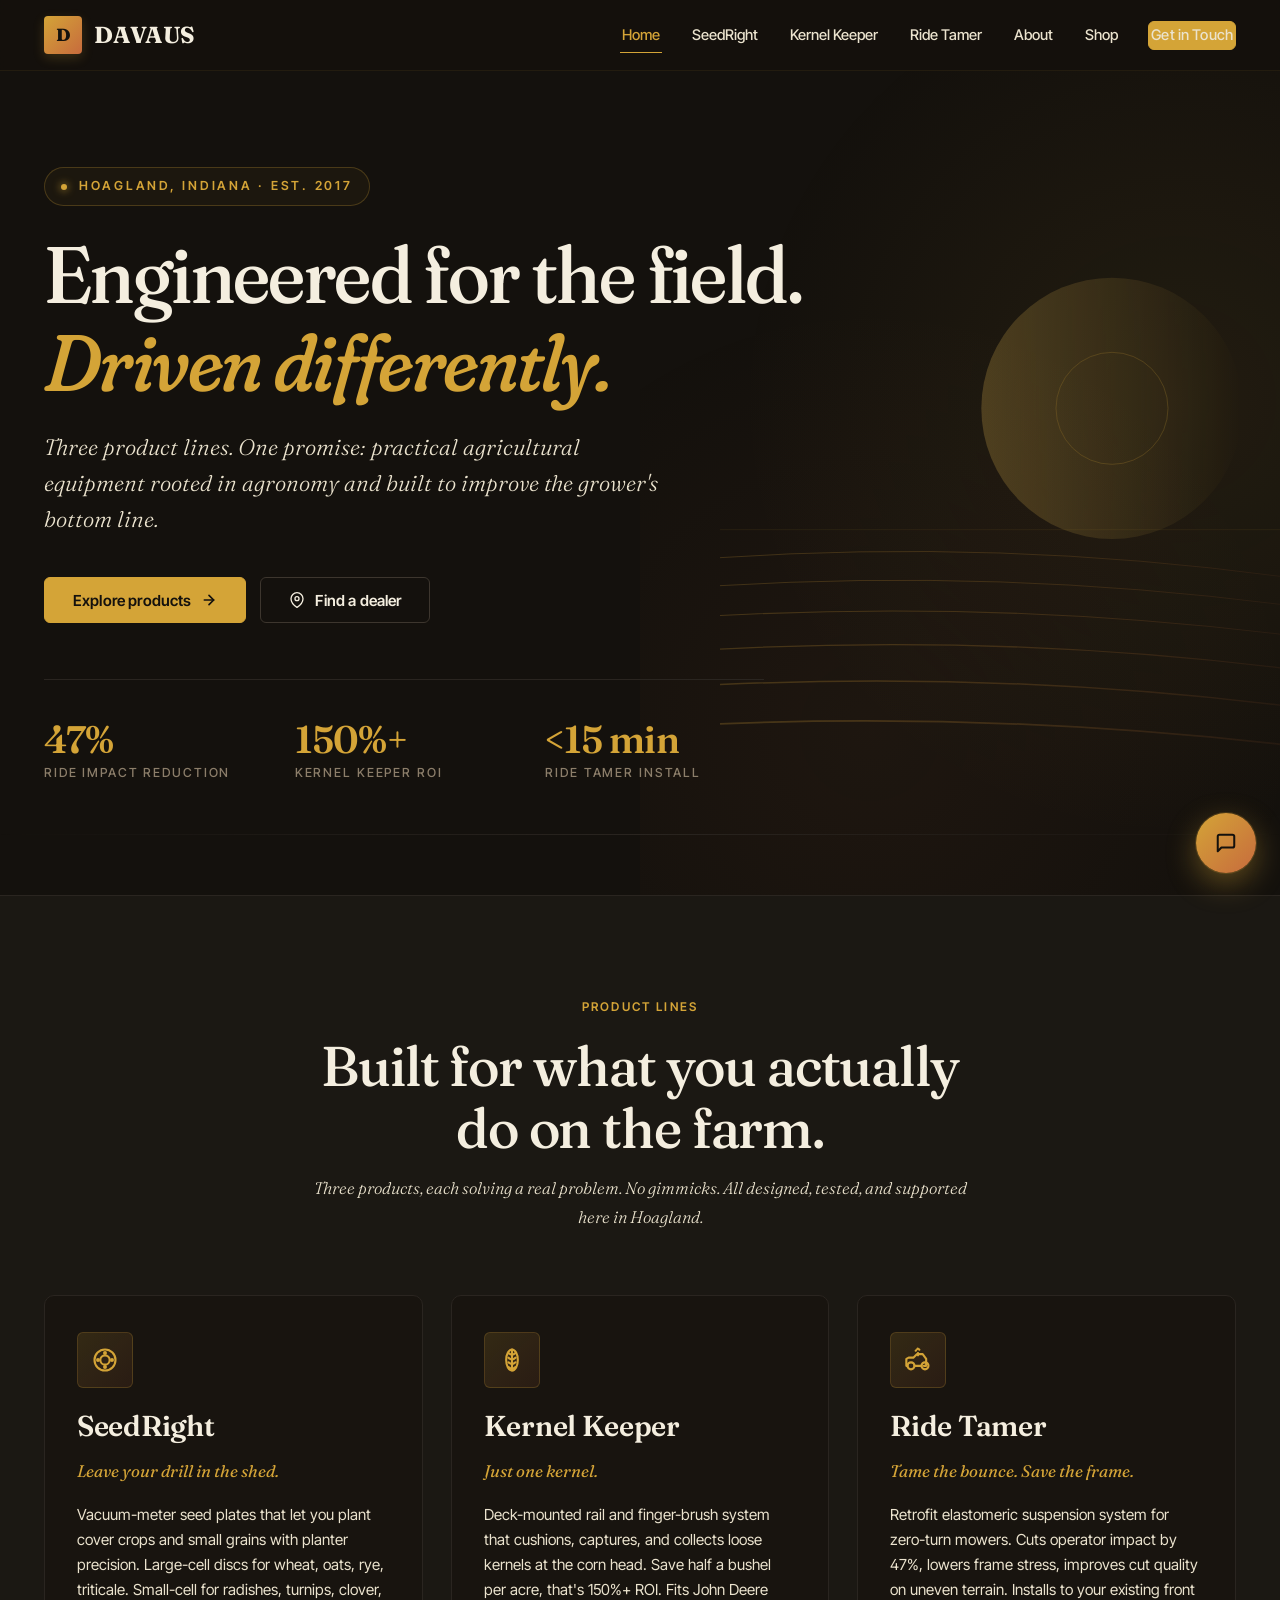
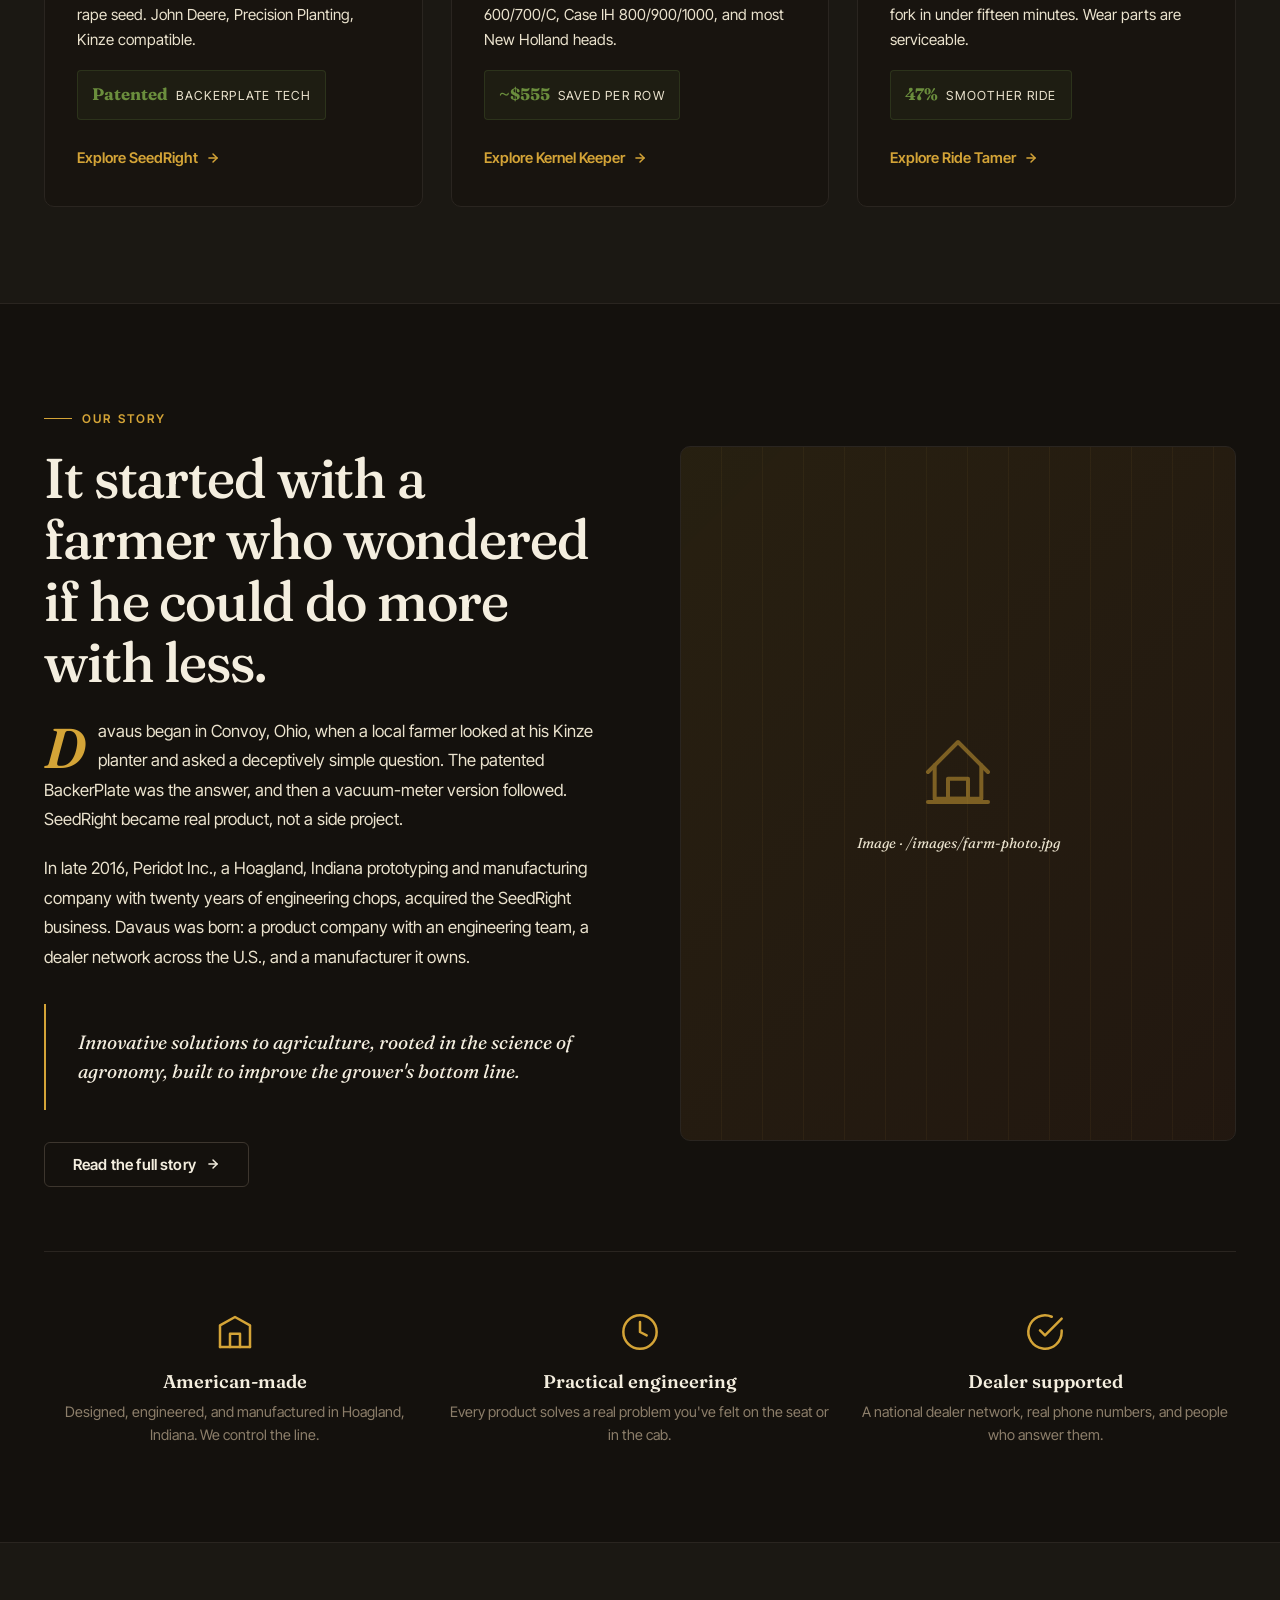
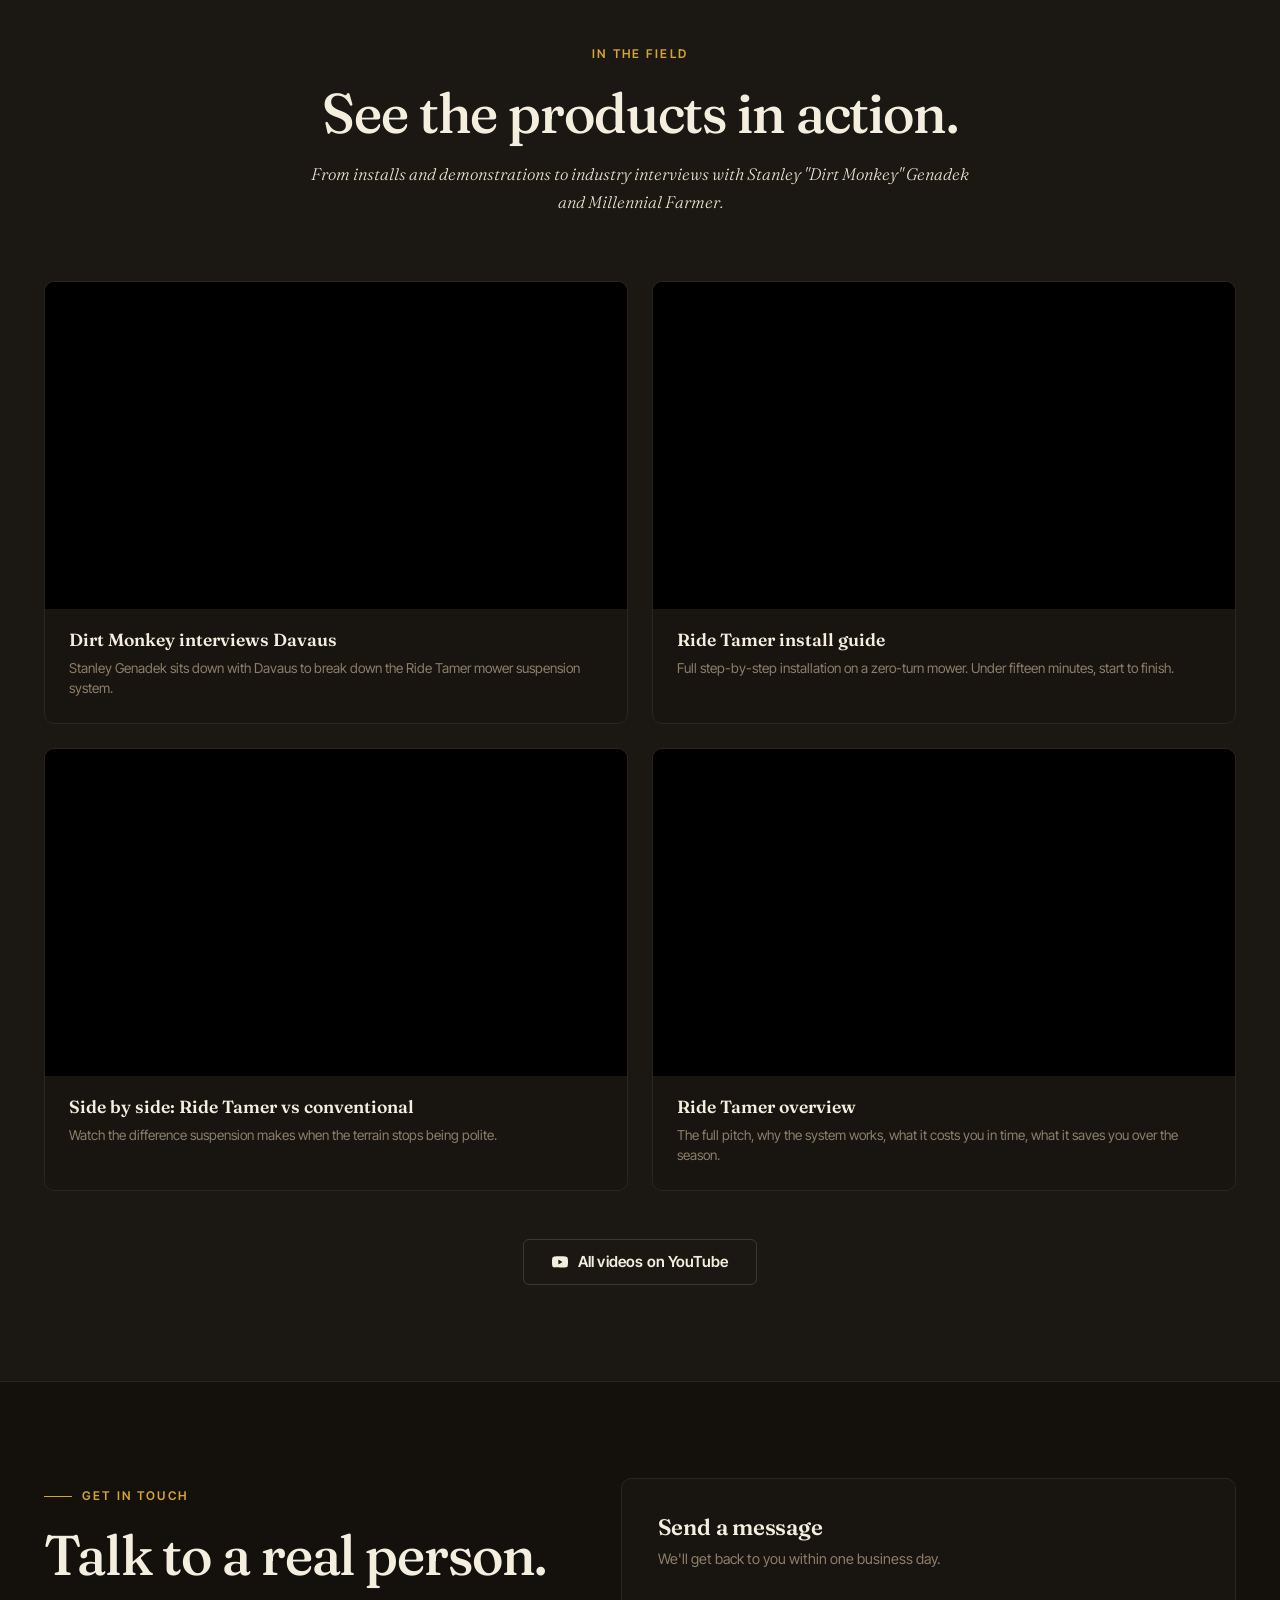
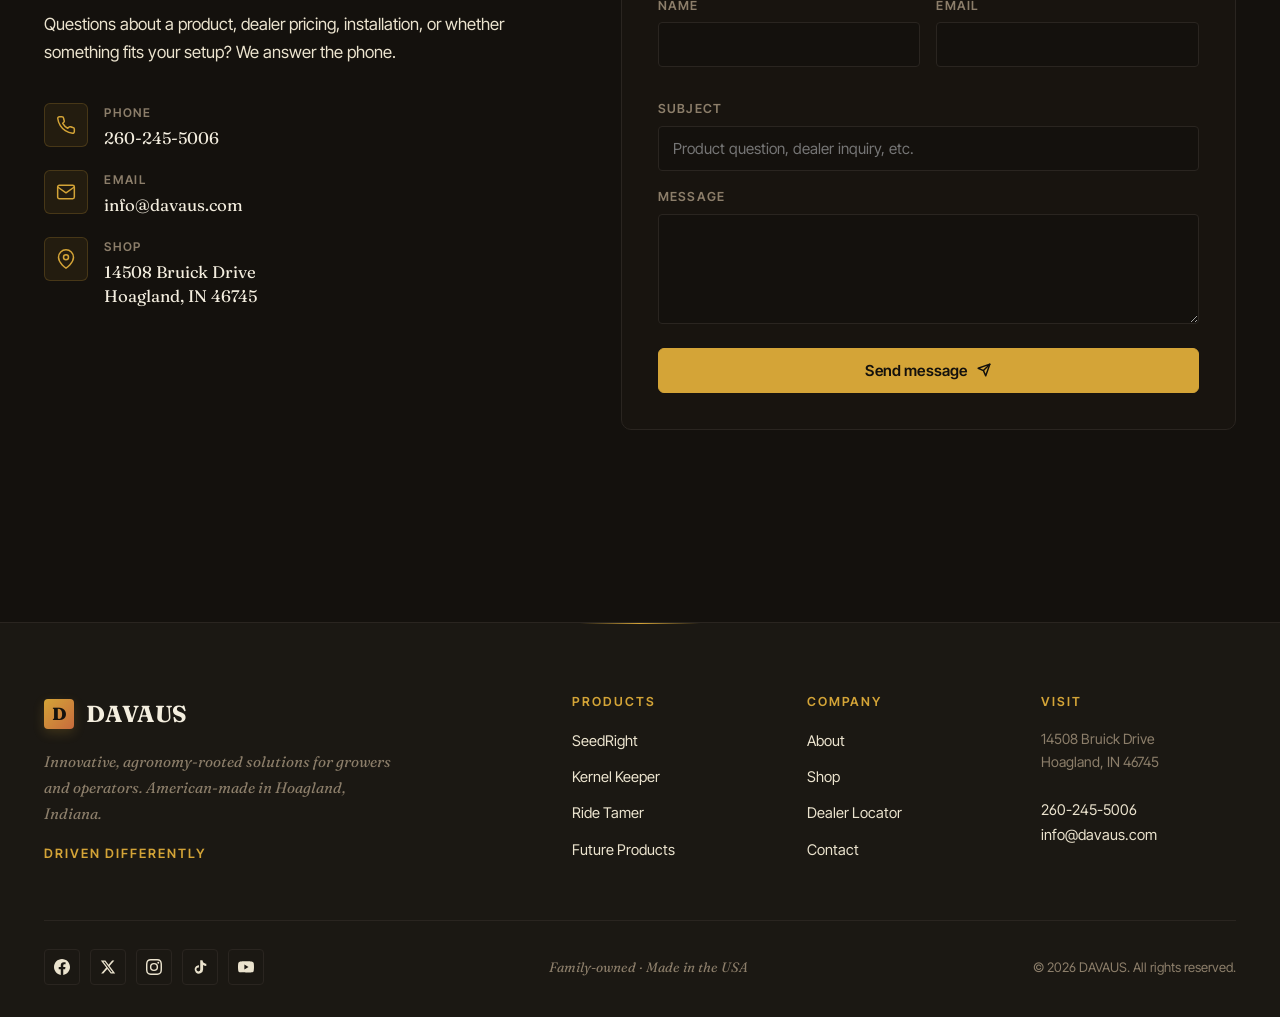
<file: index.html>
<!DOCTYPE html>
<html lang="en">
<head>
    <meta charset="UTF-8">
    <meta name="viewport" content="width=device-width, initial-scale=1.0, viewport-fit=cover">
    <meta name="theme-color" content="#14110D">
    <title>DAVAUS · Driven Differently · Agricultural Innovation from Indiana</title>
    <meta name="description" content="Davaus engineers practical, agronomy-rooted equipment for growers and operators. SeedRight planter plates, the Kernel Keeper kernel-saving system, and the Ride Tamer zero-turn suspension. Family-owned in Hoagland, Indiana.">
    <meta name="keywords" content="Davaus, SeedRight, Kernel Keeper, Ride Tamer, planter plates, cover crops, corn head, zero turn suspension, agricultural equipment, Hoagland Indiana">

    <!-- Open Graph -->
    <meta property="og:title" content="DAVAUS · Driven Differently">
    <meta property="og:description" content="Practical, agronomy-rooted equipment for growers and operators. American-made in Hoagland, Indiana.">
    <meta property="og:type" content="website">
    <meta property="og:url" content="https://davaus.com">
    <meta property="og:image" content="images/og-image.png">
    <link rel="canonical" href="https://davaus.com">

    <!-- Twitter Card -->
    <meta name="twitter:card" content="summary_large_image">
    <meta name="twitter:title" content="DAVAUS · Driven Differently">
    <meta name="twitter:description" content="Practical, agronomy-rooted equipment for growers and operators.">

    <!-- Favicon -->
    <link rel="icon" href="favicon.svg" type="image/svg+xml">
    <link rel="alternate icon" href="favicon.svg">
    <link rel="apple-touch-icon" href="favicon.svg">
    <link rel="mask-icon" href="favicon.svg" color="#D4A437">
    <meta name="theme-color" content="#14110D">

    <!-- Fonts -->
    <link rel="preconnect" href="https://fonts.googleapis.com">
    <link rel="preconnect" href="https://fonts.gstatic.com" crossorigin>
    <link href="https://fonts.googleapis.com/css2?family=Fraunces:ital,opsz,wght,SOFT,WONK@0,9..144,300..700,0..100,0..1;1,9..144,300..700,0..100,0..1&family=Inter+Tight:wght@400;500;600;700&display=swap" rel="stylesheet">

    <!-- Styles -->
    <link rel="stylesheet" href="css/styles.css">
    <link rel="stylesheet" href="css/index.css">

    <!-- JSON-LD -->
    <script type="application/ld+json">{"@context":"https://schema.org","@type":"Organization","name":"Davaus","url":"https://davaus.com","description":"Agricultural equipment innovator. Family-owned in Hoagland, Indiana.","address":{"@type":"PostalAddress","streetAddress":"14508 Bruick Drive","addressLocality":"Hoagland","addressRegion":"IN","postalCode":"46745","addressCountry":"US"},"telephone":"+1-260-245-5006","email":"info@davaus.com","sameAs":["https://www.facebook.com/DavausLLC/","https://www.twitter.com/DavausLLC","https://www.instagram.com/davausag/","https://www.youtube.com/channel/UCuGjRmPmIGF_YfBo2O3gWOA"]}</script>
</head>
<body>
    <!-- Nav loaded by components.js -->
    <div id="nav-placeholder"></div>

    <!-- ==========================
         HERO
         ========================== -->
    <section class="hero">
        <div class="container">
            <span class="hero-eyebrow"><span class="hero-eyebrow-dot"></span>Hoagland, Indiana · Est. 2017</span>
            <h1>Engineered for the field. <span class="highlight">Driven differently.</span></h1>
            <p class="hero-subtitle">
                Three product lines. One promise: practical agricultural equipment rooted in agronomy and built to improve the grower's bottom line.
            </p>

            <div class="hero-cta">
                <a href="#products" class="btn btn-primary">
                    Explore products
                    <svg width="16" height="16" viewBox="0 0 24 24" fill="none" stroke="currentColor" stroke-width="2.5" stroke-linecap="round" stroke-linejoin="round">
                        <line x1="5" y1="12" x2="19" y2="12"></line>
                        <polyline points="12 5 19 12 12 19"></polyline>
                    </svg>
                </a>
                <a href="https://www.zeemaps.com/view?group=3753470&x=-81.004348&y=41.440099&z=11" target="_blank" rel="noopener" class="btn btn-outline">
                    <svg width="16" height="16" viewBox="0 0 24 24" fill="none" stroke="currentColor" stroke-width="2" stroke-linecap="round" stroke-linejoin="round">
                        <path d="M21 10c0 7-9 13-9 13s-9-6-9-13a9 9 0 0 1 18 0z"></path>
                        <circle cx="12" cy="10" r="3"></circle>
                    </svg>
                    Find a dealer
                </a>
            </div>

            <div class="hero-stats">
                <div class="hero-stat">
                    <span class="hero-stat-value" data-count-to="47" data-suffix="%">0%</span>
                    <span class="hero-stat-label">Ride impact reduction</span>
                </div>
                <div class="hero-stat">
                    <span class="hero-stat-value" data-count-to="150" data-suffix="%+">0%</span>
                    <span class="hero-stat-label">Kernel Keeper ROI</span>
                </div>
                <div class="hero-stat">
                    <span class="hero-stat-value" data-count-to="15" data-prefix="<" data-suffix=" min">0 min</span>
                    <span class="hero-stat-label">Ride Tamer install</span>
                </div>
            </div>
        </div>

        <!-- Decorative SVG: abstract field rows + horizon -->
        <svg class="hero-decoration" viewBox="0 0 600 600" xmlns="http://www.w3.org/2000/svg" aria-hidden="true">
            <defs>
                <linearGradient id="rowGrad" x1="0%" y1="0%" x2="100%" y2="100%">
                    <stop offset="0%" stop-color="#D4A437" stop-opacity="0.6"/>
                    <stop offset="100%" stop-color="#C76B3D" stop-opacity="0.2"/>
                </linearGradient>
                <linearGradient id="sunGrad" cx="50%" cy="50%" r="50%">
                    <stop offset="0%" stop-color="#E8BC54" stop-opacity="0.4"/>
                    <stop offset="100%" stop-color="#E8BC54" stop-opacity="0"/>
                </linearGradient>
            </defs>
            <!-- Sun -->
            <circle cx="420" cy="220" r="140" fill="url(#sunGrad)"/>
            <circle cx="420" cy="220" r="60" fill="none" stroke="#D4A437" stroke-width="1" opacity="0.4"/>
            <!-- Receding field rows -->
            <g opacity="0.7">
                <path d="M 0 380 Q 300 360 600 400" stroke="url(#rowGrad)" stroke-width="1" fill="none"/>
                <path d="M 0 410 Q 300 392 600 430" stroke="url(#rowGrad)" stroke-width="1" fill="none"/>
                <path d="M 0 442 Q 300 426 600 462" stroke="url(#rowGrad)" stroke-width="1.2" fill="none"/>
                <path d="M 0 478 Q 300 462 600 498" stroke="url(#rowGrad)" stroke-width="1.4" fill="none"/>
                <path d="M 0 516 Q 300 502 600 538" stroke="url(#rowGrad)" stroke-width="1.6" fill="none"/>
                <path d="M 0 558 Q 300 546 600 580" stroke="url(#rowGrad)" stroke-width="1.8" fill="none"/>
            </g>
            <!-- Horizon line -->
            <line x1="0" y1="350" x2="600" y2="350" stroke="#D4A437" stroke-width="0.5" opacity="0.3"/>
        </svg>
    </section>

    <!-- ==========================
         PRODUCTS
         ========================== -->
    <section class="products" id="products">
        <div class="container">
            <div class="section-header reveal">
                <span class="eyebrow">Product lines</span>
                <h2>Built for what you actually do on the farm.</h2>
                <p>Three products, each solving a real problem. No gimmicks. All designed, tested, and supported here in Hoagland.</p>
            </div>

            <div class="products-grid">
                <!-- SeedRight -->
                <article class="product-card reveal">
                    <div class="product-icon" aria-hidden="true">
                        <svg width="28" height="28" viewBox="0 0 24 24" fill="none" stroke="currentColor" stroke-width="1.8" stroke-linecap="round" stroke-linejoin="round">
                            <circle cx="12" cy="12" r="9"></circle>
                            <circle cx="12" cy="12" r="4"></circle>
                            <circle cx="12" cy="6" r="0.8" fill="currentColor"></circle>
                            <circle cx="18" cy="12" r="0.8" fill="currentColor"></circle>
                            <circle cx="12" cy="18" r="0.8" fill="currentColor"></circle>
                            <circle cx="6" cy="12" r="0.8" fill="currentColor"></circle>
                        </svg>
                    </div>
                    <h3>SeedRight</h3>
                    <p class="product-tagline">Leave your drill in the shed.</p>
                    <p>Vacuum-meter seed plates that let you plant cover crops and small grains with planter precision. Large-cell discs for wheat, oats, rye, triticale. Small-cell for radishes, turnips, clover, rape seed. John Deere, Precision Planting, Kinze compatible.</p>
                    <div class="product-stat">
                        <span class="product-stat-value">Patented</span>
                        <span class="product-stat-label">BackerPlate tech</span>
                    </div>
                    <a href="seedright.html" class="product-link">
                        Explore SeedRight
                        <svg width="14" height="14" viewBox="0 0 24 24" fill="none" stroke="currentColor" stroke-width="2.5" stroke-linecap="round" stroke-linejoin="round">
                            <line x1="5" y1="12" x2="19" y2="12"></line>
                            <polyline points="12 5 19 12 12 19"></polyline>
                        </svg>
                    </a>
                </article>

                <!-- Kernel Keeper -->
                <article class="product-card reveal">
                    <div class="product-icon" aria-hidden="true">
                        <svg width="28" height="28" viewBox="0 0 24 24" fill="none" stroke="currentColor" stroke-width="1.8" stroke-linecap="round" stroke-linejoin="round">
                            <ellipse cx="12" cy="12" rx="5" ry="9"></ellipse>
                            <line x1="12" y1="3" x2="12" y2="21"></line>
                            <path d="M9 6c0 0 1.5 1.5 3 1.5S15 6 15 6"></path>
                            <path d="M9 10c0 0 1.5 1.5 3 1.5S15 10 15 10"></path>
                            <path d="M9 14c0 0 1.5 1.5 3 1.5S15 14 15 14"></path>
                            <path d="M9 18c0 0 1.5 1.5 3 1.5S15 18 15 18"></path>
                        </svg>
                    </div>
                    <h3>Kernel Keeper</h3>
                    <p class="product-tagline">Just one kernel.</p>
                    <p>Deck-mounted rail and finger-brush system that cushions, captures, and collects loose kernels at the corn head. Save half a bushel per acre, that's 150%+ ROI. Fits John Deere 600/700/C, Case IH 800/900/1000, and most New Holland heads.</p>
                    <div class="product-stat">
                        <span class="product-stat-value">~$555</span>
                        <span class="product-stat-label">Saved per row</span>
                    </div>
                    <a href="kernel-keeper.html" class="product-link">
                        Explore Kernel Keeper
                        <svg width="14" height="14" viewBox="0 0 24 24" fill="none" stroke="currentColor" stroke-width="2.5" stroke-linecap="round" stroke-linejoin="round">
                            <line x1="5" y1="12" x2="19" y2="12"></line>
                            <polyline points="12 5 19 12 12 19"></polyline>
                        </svg>
                    </a>
                </article>

                <!-- Ride Tamer -->
                <article class="product-card reveal">
                    <div class="product-icon" aria-hidden="true">
                        <svg width="28" height="28" viewBox="0 0 24 24" fill="none" stroke="currentColor" stroke-width="1.8" stroke-linecap="round" stroke-linejoin="round">
                            <circle cx="6" cy="17" r="3"></circle>
                            <circle cx="18" cy="17" r="3"></circle>
                            <path d="M3 17h-1v-6l2-1h4l3-3h5l3 4v6h-2"></path>
                            <line x1="9" y1="17" x2="15" y2="17"></line>
                            <path d="M12 6v2"></path>
                            <path d="M10 4l2-2 2 2" stroke-dasharray="0.5 1.5"></path>
                        </svg>
                    </div>
                    <h3>Ride Tamer</h3>
                    <p class="product-tagline">Tame the bounce. Save the frame.</p>
                    <p>Retrofit elastomeric suspension system for zero-turn mowers. Cuts operator impact by 47%, lowers frame stress, improves cut quality on uneven terrain. Installs to your existing front fork in under fifteen minutes. Wear parts are serviceable.</p>
                    <div class="product-stat">
                        <span class="product-stat-value">47%</span>
                        <span class="product-stat-label">Smoother ride</span>
                    </div>
                    <a href="ride-tamer.html" class="product-link">
                        Explore Ride Tamer
                        <svg width="14" height="14" viewBox="0 0 24 24" fill="none" stroke="currentColor" stroke-width="2.5" stroke-linecap="round" stroke-linejoin="round">
                            <line x1="5" y1="12" x2="19" y2="12"></line>
                            <polyline points="12 5 19 12 12 19"></polyline>
                        </svg>
                    </a>
                </article>
            </div>
        </div>
    </section>

    <!-- ==========================
         STORY / ABOUT
         ========================== -->
    <section class="story">
        <div class="container">
            <div class="story-grid">
                <div class="story-content reveal">
                    <span class="eyebrow">Our story</span>
                    <h2>It started with a farmer who wondered if he could do more with less.</h2>
                    <p>Davaus began in Convoy, Ohio, when a local farmer looked at his Kinze planter and asked a deceptively simple question. The patented BackerPlate was the answer, and then a vacuum-meter version followed. SeedRight became real product, not a side project.</p>
                    <p>In late 2016, Peridot Inc., a Hoagland, Indiana prototyping and manufacturing company with twenty years of engineering chops, acquired the SeedRight business. Davaus was born: a product company with an engineering team, a dealer network across the U.S., and a manufacturer it owns.</p>

                    <blockquote class="story-quote">
                        Innovative solutions to agriculture, rooted in the science of agronomy, built to improve the grower's bottom line.
                    </blockquote>

                    <a href="about.html" class="btn btn-outline">
                        Read the full story
                        <svg width="14" height="14" viewBox="0 0 24 24" fill="none" stroke="currentColor" stroke-width="2.5" stroke-linecap="round" stroke-linejoin="round">
                            <line x1="5" y1="12" x2="19" y2="12"></line>
                            <polyline points="12 5 19 12 12 19"></polyline>
                        </svg>
                    </a>
                </div>

                <div class="story-visual reveal">
                    <!-- Placeholder; replace with /images/farm-photo.jpg once uploaded -->
                    <div class="story-visual-placeholder">
                        <svg viewBox="0 0 24 24" fill="none" stroke="currentColor" stroke-width="1.2" stroke-linecap="round" stroke-linejoin="round">
                            <path d="M3 12l9-9 9 9"></path>
                            <path d="M5 10v10h14V10"></path>
                            <rect x="9" y="14" width="6" height="6"></rect>
                            <path d="M3 21h18"></path>
                        </svg>
                        <p>Image · /images/farm-photo.jpg</p>
                    </div>
                </div>
            </div>

            <div class="story-pillars">
                <div class="story-pillar reveal">
                    <div class="story-pillar-icon">
                        <svg width="40" height="40" viewBox="0 0 24 24" fill="none" stroke="currentColor" stroke-width="1.5" stroke-linecap="round" stroke-linejoin="round">
                            <path d="M3 21V8l9-5 9 5v13"></path>
                            <path d="M9 21v-8h6v8"></path>
                            <line x1="3" y1="21" x2="21" y2="21"></line>
                        </svg>
                    </div>
                    <h4>American-made</h4>
                    <p>Designed, engineered, and manufactured in Hoagland, Indiana. We control the line.</p>
                </div>
                <div class="story-pillar reveal">
                    <div class="story-pillar-icon">
                        <svg width="40" height="40" viewBox="0 0 24 24" fill="none" stroke="currentColor" stroke-width="1.5" stroke-linecap="round" stroke-linejoin="round">
                            <circle cx="12" cy="12" r="10"></circle>
                            <polyline points="12 6 12 12 16 14"></polyline>
                        </svg>
                    </div>
                    <h4>Practical engineering</h4>
                    <p>Every product solves a real problem you've felt on the seat or in the cab.</p>
                </div>
                <div class="story-pillar reveal">
                    <div class="story-pillar-icon">
                        <svg width="40" height="40" viewBox="0 0 24 24" fill="none" stroke="currentColor" stroke-width="1.5" stroke-linecap="round" stroke-linejoin="round">
                            <path d="M22 11.08V12a10 10 0 1 1-5.93-9.14"></path>
                            <polyline points="22 4 12 14.01 9 11.01"></polyline>
                        </svg>
                    </div>
                    <h4>Dealer supported</h4>
                    <p>A national dealer network, real phone numbers, and people who answer them.</p>
                </div>
            </div>
        </div>
    </section>

    <!-- ==========================
         VIDEOS
         ========================== -->
    <section class="videos" id="videos">
        <div class="container">
            <div class="section-header reveal">
                <span class="eyebrow">In the field</span>
                <h2>See the products in action.</h2>
                <p>From installs and demonstrations to industry interviews with Stanley "Dirt Monkey" Genadek and Millennial Farmer.</p>
            </div>

            <div class="videos-grid">
                <article class="video-card reveal">
                    <div class="video-embed" data-youtube-id="XF-spR0COJs" data-title="Stanley Dirt Monkey Genadek interviews Davaus about the Ride Tamer"></div>
                    <div class="video-info">
                        <h4>Dirt Monkey interviews Davaus</h4>
                        <p>Stanley Genadek sits down with Davaus to break down the Ride Tamer mower suspension system.</p>
                    </div>
                </article>

                <article class="video-card reveal">
                    <div class="video-embed" data-youtube-id="OKcPBrhkW44" data-title="Ride Tamer installation guide"></div>
                    <div class="video-info">
                        <h4>Ride Tamer install guide</h4>
                        <p>Full step-by-step installation on a zero-turn mower. Under fifteen minutes, start to finish.</p>
                    </div>
                </article>

                <article class="video-card reveal">
                    <div class="video-embed" data-youtube-id="LHH3JyQFnuk" data-title="Ride Tamer vs Conventional side-by-side comparison"></div>
                    <div class="video-info">
                        <h4>Side by side: Ride Tamer vs conventional</h4>
                        <p>Watch the difference suspension makes when the terrain stops being polite.</p>
                    </div>
                </article>

                <article class="video-card reveal">
                    <div class="video-embed" data-youtube-id="nXm3F95R9Gg" data-title="Ride Tamer overview voiceover"></div>
                    <div class="video-info">
                        <h4>Ride Tamer overview</h4>
                        <p>The full pitch, why the system works, what it costs you in time, what it saves you over the season.</p>
                    </div>
                </article>
            </div>

            <div class="videos-cta">
                <a href="https://www.youtube.com/channel/UCuGjRmPmIGF_YfBo2O3gWOA" target="_blank" rel="noopener" class="btn btn-outline">
                    <svg width="16" height="16" viewBox="0 0 24 24" fill="currentColor">
                        <path d="M23.498 6.186a3.016 3.016 0 00-2.122-2.136C19.505 3.545 12 3.545 12 3.545s-7.505 0-9.377.505A3.017 3.017 0 00.502 6.186C0 8.07 0 12 0 12s0 3.93.502 5.814a3.016 3.016 0 002.122 2.136c1.871.505 9.376.505 9.376.505s7.505 0 9.377-.505a3.015 3.015 0 002.122-2.136C24 15.93 24 12 24 12s0-3.93-.502-5.814zM9.545 15.568V8.432L15.818 12l-6.273 3.568z"/>
                    </svg>
                    All videos on YouTube
                </a>
            </div>
        </div>
    </section>

    <!-- ==========================
         CONTACT
         ========================== -->
    <section class="contact" id="contact">
        <div class="container">
            <div class="contact-grid">
                <div class="contact-content reveal">
                    <span class="eyebrow">Get in touch</span>
                    <h2>Talk to a real person.</h2>
                    <p>Questions about a product, dealer pricing, installation, or whether something fits your setup? We answer the phone.</p>

                    <div class="contact-list">
                        <div class="contact-item">
                            <div class="contact-item-icon">
                                <svg width="20" height="20" viewBox="0 0 24 24" fill="none" stroke="currentColor" stroke-width="1.8" stroke-linecap="round" stroke-linejoin="round">
                                    <path d="M22 16.92v3a2 2 0 0 1-2.18 2 19.79 19.79 0 0 1-8.63-3.07 19.5 19.5 0 0 1-6-6 19.79 19.79 0 0 1-3.07-8.67A2 2 0 0 1 4.11 2h3a2 2 0 0 1 2 1.72 12.84 12.84 0 0 0 .7 2.81 2 2 0 0 1-.45 2.11L8.09 9.91a16 16 0 0 0 6 6l1.27-1.27a2 2 0 0 1 2.11-.45 12.84 12.84 0 0 0 2.81.7A2 2 0 0 1 22 16.92z"></path>
                                </svg>
                            </div>
                            <div class="contact-item-text">
                                <div class="contact-item-label">Phone</div>
                                <div class="contact-item-value"><a href="tel:+12602455006">260-245-5006</a></div>
                            </div>
                        </div>

                        <div class="contact-item">
                            <div class="contact-item-icon">
                                <svg width="20" height="20" viewBox="0 0 24 24" fill="none" stroke="currentColor" stroke-width="1.8" stroke-linecap="round" stroke-linejoin="round">
                                    <path d="M4 4h16c1.1 0 2 .9 2 2v12c0 1.1-.9 2-2 2H4c-1.1 0-2-.9-2-2V6c0-1.1.9-2 2-2z"></path>
                                    <polyline points="22,6 12,13 2,6"></polyline>
                                </svg>
                            </div>
                            <div class="contact-item-text">
                                <div class="contact-item-label">Email</div>
                                <div class="contact-item-value"><a href="mailto:info&#64;davaus.com">info&#64;davaus.com</a></div>
                            </div>
                        </div>

                        <div class="contact-item">
                            <div class="contact-item-icon">
                                <svg width="20" height="20" viewBox="0 0 24 24" fill="none" stroke="currentColor" stroke-width="1.8" stroke-linecap="round" stroke-linejoin="round">
                                    <path d="M21 10c0 7-9 13-9 13s-9-6-9-13a9 9 0 0 1 18 0z"></path>
                                    <circle cx="12" cy="10" r="3"></circle>
                                </svg>
                            </div>
                            <div class="contact-item-text">
                                <div class="contact-item-label">Shop</div>
                                <div class="contact-item-value">14508 Bruick Drive<br>Hoagland, IN 46745</div>
                            </div>
                        </div>
                    </div>
                </div>

                <div class="contact-form reveal">
                    <h3>Send a message</h3>
                    <p class="form-sub">We'll get back to you within one business day.</p>

                    <form id="contact-form">
                        <div class="form-row">
                            <div class="form-field">
                                <label for="cf-name">Name</label>
                                <input type="text" id="cf-name" name="name" required autocomplete="name">
                            </div>
                            <div class="form-field">
                                <label for="cf-email">Email</label>
                                <input type="email" id="cf-email" name="email" required autocomplete="email">
                            </div>
                        </div>
                        <div class="form-field">
                            <label for="cf-subject">Subject</label>
                            <input type="text" id="cf-subject" name="subject" placeholder="Product question, dealer inquiry, etc.">
                        </div>
                        <div class="form-field">
                            <label for="cf-message">Message</label>
                            <textarea id="cf-message" name="message" required></textarea>
                        </div>
                        <button type="submit" class="btn btn-primary">
                            Send message
                            <svg width="14" height="14" viewBox="0 0 24 24" fill="none" stroke="currentColor" stroke-width="2.5" stroke-linecap="round" stroke-linejoin="round">
                                <line x1="22" y1="2" x2="11" y2="13"></line>
                                <polygon points="22 2 15 22 11 13 2 9 22 2"></polygon>
                            </svg>
                        </button>
                    </form>
                </div>
            </div>
        </div>
    </section>

    <!-- Footer loaded by components.js -->
    <div id="footer-placeholder"></div>

    <!-- Scripts -->
    <script src="js/config.js"></script>
    <script src="js/main.js"></script>
    <script src="js/components.js"></script>
    <script src="js/index.js"></script>
</body>
</html>
</file>
<file: css/styles.css>
/* ==========================================================================
   DAVAUS, Global Stylesheet
   Driven Differently · Hoagland, Indiana
   ========================================================================== */

/* --------------------------------------------------------------------------
   Theme Variables, Heartland Editorial
   -------------------------------------------------------------------------- */
:root {
    /* Primary, Harvest gold */
    --primary: #D4A437;
    --primary-dark: #B88A22;
    --primary-light: #E8BC54;
    --primary-glow: rgba(212, 164, 55, 0.18);

    /* Secondary, Copper rust (heritage farm machinery) */
    --copper: #C76B3D;
    --copper-dark: #A85528;
    --copper-light: #D8825A;

    /* Backgrounds, Dark loam */
    --black: #14110D;          /* Deepest, page bg */
    --dark: #1B1813;            /* Section bg */
    --darker: #18140F;          /* Card depth */
    --gray: #2A2520;            /* Borders, dividers */
    --gray-light: #3D362E;      /* Hover surfaces */

    /* Text */
    --text-muted: #8C7E6A;      /* Subdued, bran */
    --white: #F4EEDF;           /* Bone / cream */
    --cream: #EBE3CE;

    /* Accents */
    --green: #6B8E3D;            /* Field green */
    --red: #B0432E;
    --yellow: #E8BC54;
    --soil: #5C4A36;

    /* Fonts */
    --font-display: 'Fraunces', 'Times New Roman', serif;
    --font-body: 'Inter Tight', -apple-system, BlinkMacSystemFont, 'Segoe UI', sans-serif;
    --font-mono: 'JetBrains Mono', 'Courier New', monospace;

    /* Radius */
    --radius-sm: 4px;
    --radius-md: 6px;
    --radius-lg: 10px;
    --radius-xl: 16px;
    --radius-full: 999px;

    /* Transitions */
    --transition-fast: 0.15s ease;
    --transition-base: 0.25s cubic-bezier(0.4, 0, 0.2, 1);
    --transition-slow: 0.4s cubic-bezier(0.4, 0, 0.2, 1);

    /* Shadows */
    --shadow-sm: 0 2px 8px rgba(0, 0, 0, 0.25);
    --shadow-md: 0 8px 24px rgba(0, 0, 0, 0.35);
    --shadow-lg: 0 20px 50px rgba(0, 0, 0, 0.5);
    --shadow-glow: 0 0 40px var(--primary-glow);
}

/* --------------------------------------------------------------------------
   Reset & Base
   -------------------------------------------------------------------------- */
*, *::before, *::after {
    margin: 0;
    padding: 0;
    box-sizing: border-box;
}

html {
    scroll-behavior: smooth;
    overflow-x: hidden;
    background: var(--black);
}

body {
    font-family: var(--font-body);
    background: var(--black);
    color: var(--white);
    line-height: 1.65;
    overflow-x: hidden;
    -webkit-font-smoothing: antialiased;
    -moz-osx-font-smoothing: grayscale;
    min-height: 100vh;
    padding-top: env(safe-area-inset-top);
    font-feature-settings: "ss01", "cv02";
}

body.menu-open {
    overflow: hidden;
}

/* Ambient warmth, soft prairie horizon glow */
body::before {
    content: '';
    position: fixed;
    inset: 0;
    background:
        radial-gradient(ellipse at 15% 10%, rgba(212, 164, 55, 0.04) 0%, transparent 55%),
        radial-gradient(ellipse at 85% 90%, rgba(199, 107, 61, 0.05) 0%, transparent 50%),
        radial-gradient(ellipse at 50% 50%, rgba(107, 142, 61, 0.02) 0%, transparent 60%);
    pointer-events: none;
    z-index: -2;
}

/* Subtle grain noise, feels tactile, like printed paper */
body::after {
    content: '';
    position: fixed;
    inset: 0;
    background-image: url("data:image/svg+xml,%3Csvg viewBox='0 0 256 256' xmlns='http://www.w3.org/2000/svg'%3E%3Cfilter id='n'%3E%3CfeTurbulence type='fractalNoise' baseFrequency='0.85' numOctaves='3' stitchTiles='stitch'/%3E%3C/filter%3E%3Crect width='100%25' height='100%25' filter='url(%23n)'/%3E%3C/svg%3E");
    opacity: 0.035;
    pointer-events: none;
    z-index: -1;
    mix-blend-mode: overlay;
}

/* --------------------------------------------------------------------------
   Layout
   -------------------------------------------------------------------------- */
.container {
    max-width: 1240px;
    margin: 0 auto;
    padding: 0 24px;
    position: relative;
    z-index: 1;
    width: 100%;
}

section {
    padding: 96px 0;
    position: relative;
}

@media (max-width: 768px) {
    section { padding: 72px 0; }
    .container { padding: 0 20px; }
}

/* --------------------------------------------------------------------------
   Typography
   -------------------------------------------------------------------------- */
h1, h2, h3, h4 {
    font-family: var(--font-display);
    font-weight: 500;
    line-height: 1.1;
    letter-spacing: -0.02em;
    color: var(--white);
}

h1 {
    font-size: clamp(2.5rem, 7vw, 5rem);
    margin-bottom: 28px;
    font-variation-settings: "SOFT" 50, "WONK" 1;
}

h2 {
    font-size: clamp(2.1rem, 5vw, 3.5rem);
    margin-bottom: 32px;
    font-variation-settings: "SOFT" 30, "WONK" 0;
}

h3 {
    font-size: clamp(1.4rem, 2.5vw, 1.75rem);
    font-weight: 600;
    letter-spacing: -0.01em;
}

h4 {
    font-size: 1.125rem;
    font-weight: 600;
    letter-spacing: 0;
}

p {
    color: var(--cream);
    line-height: 1.7;
}

.highlight {
    color: var(--primary);
    font-style: italic;
    font-variation-settings: "SOFT" 100, "WONK" 1;
}

.eyebrow {
    font-family: var(--font-body);
    font-size: 0.75rem;
    text-transform: uppercase;
    letter-spacing: 0.18em;
    color: var(--primary);
    font-weight: 600;
    margin-bottom: 18px;
    display: inline-flex;
    align-items: center;
    gap: 10px;
}

.eyebrow::before {
    content: '';
    width: 28px;
    height: 1px;
    background: var(--primary);
    display: inline-block;
}

a {
    color: var(--primary);
    text-decoration: none;
    transition: color var(--transition-base);
}

a:hover {
    color: var(--primary-light);
}

/* --------------------------------------------------------------------------
   Buttons
   -------------------------------------------------------------------------- */
.btn {
    display: inline-flex;
    align-items: center;
    justify-content: center;
    gap: 10px;
    padding: 14px 28px;
    font-family: var(--font-body);
    font-size: 0.95rem;
    font-weight: 600;
    letter-spacing: 0.01em;
    border-radius: var(--radius-md);
    border: 1px solid transparent;
    cursor: pointer;
    transition: all var(--transition-base);
    text-decoration: none;
    line-height: 1;
    white-space: nowrap;
    position: relative;
    overflow: hidden;
}

.btn-primary {
    background: var(--primary);
    color: var(--black);
    border-color: var(--primary);
}

.btn-primary:hover {
    background: var(--primary-light);
    border-color: var(--primary-light);
    color: var(--black);
    transform: translateY(-2px);
    box-shadow: 0 8px 24px rgba(212, 164, 55, 0.3);
}

.btn-outline {
    background: transparent;
    color: var(--white);
    border-color: var(--gray-light);
}

.btn-outline:hover {
    border-color: var(--primary);
    color: var(--primary);
    background: rgba(212, 164, 55, 0.05);
}

.btn-copper {
    background: var(--copper);
    color: var(--white);
    border-color: var(--copper);
}

.btn-copper:hover {
    background: var(--copper-light);
    border-color: var(--copper-light);
    transform: translateY(-2px);
    box-shadow: 0 8px 24px rgba(199, 107, 61, 0.3);
}

.btn-nav {
    padding: 10px 20px;
    font-size: 0.875rem;
}

.btn svg {
    flex-shrink: 0;
}

/* --------------------------------------------------------------------------
   Scroll Progress Bar (horizontal, top)
   -------------------------------------------------------------------------- */
.scroll-progress {
    position: fixed;
    top: 0;
    left: 0;
    height: 2px;
    background: linear-gradient(90deg, var(--primary) 0%, var(--copper) 100%);
    z-index: 9999;
    width: 0;
    transition: width 0.05s linear;
    box-shadow: 0 0 12px rgba(212, 164, 55, 0.5);
}

/* --------------------------------------------------------------------------
   Navigation
   -------------------------------------------------------------------------- */
#main-nav {
    position: sticky;
    top: 0;
    z-index: 1000;
    background: rgba(20, 17, 13, 0.85);
    backdrop-filter: blur(20px) saturate(180%);
    -webkit-backdrop-filter: blur(20px) saturate(180%);
    border-bottom: 1px solid rgba(212, 164, 55, 0.08);
    padding: 16px 0;
    padding-top: calc(16px + env(safe-area-inset-top));
}

#main-nav .container {
    display: flex;
    align-items: center;
    justify-content: space-between;
    gap: 24px;
}

.logo {
    display: flex;
    align-items: center;
    gap: 12px;
    font-family: var(--font-display);
    font-weight: 700;
    font-size: 1.45rem;
    color: var(--white);
    letter-spacing: -0.01em;
    text-decoration: none;
    transition: opacity var(--transition-base);
}

.logo:hover {
    opacity: 0.85;
    color: var(--white);
}

.logo-icon {
    width: 38px;
    height: 38px;
    border-radius: var(--radius-sm);
    background: linear-gradient(135deg, var(--primary) 0%, var(--copper) 100%);
    display: flex;
    align-items: center;
    justify-content: center;
    flex-shrink: 0;
    box-shadow: 0 4px 12px rgba(212, 164, 55, 0.2);
    overflow: hidden;
}

.logo-icon img {
    width: 100%;
    height: 100%;
    object-fit: contain;
    padding: 6px;
}

.logo-icon-small {
    width: 30px;
    height: 30px;
}

.logo-icon-fallback {
    font-family: var(--font-display);
    font-weight: 800;
    color: var(--black);
    font-size: 1.1rem;
    line-height: 1;
}

.logo-sub {
    display: block;
    font-size: 0.65rem;
    text-transform: uppercase;
    letter-spacing: 0.2em;
    color: var(--primary);
    font-family: var(--font-body);
    font-weight: 600;
    margin-top: 2px;
}

.nav-links {
    display: flex;
    align-items: center;
    gap: 28px;
}

.nav-links > a {
    color: var(--cream);
    font-size: 0.92rem;
    font-weight: 500;
    text-decoration: none;
    position: relative;
    padding: 6px 2px;
    transition: color var(--transition-base);
}

.nav-links > a:not(.btn)::after {
    content: '';
    position: absolute;
    bottom: 0;
    left: 0;
    width: 0;
    height: 1px;
    background: var(--primary);
    transition: width var(--transition-base);
}

.nav-links > a:not(.btn):hover {
    color: var(--white);
}

.nav-links > a:not(.btn):hover::after,
.nav-links > a.active::after {
    width: 100%;
}

.nav-links > a.active {
    color: var(--primary);
}

.mobile-menu-btn {
    display: none;
    background: none;
    border: 1px solid var(--gray-light);
    color: var(--white);
    cursor: pointer;
    padding: 8px;
    border-radius: var(--radius-sm);
    transition: all var(--transition-base);
}

.mobile-menu-btn:hover {
    border-color: var(--primary);
    color: var(--primary);
}

/* --------------------------------------------------------------------------
   Mobile Menu (slide from right)
   -------------------------------------------------------------------------- */
.mobile-menu {
    position: fixed;
    inset: 0;
    z-index: 1100;
    pointer-events: none;
    visibility: hidden;
    transition: visibility 0s linear 0.3s;
}

.mobile-menu.open {
    visibility: visible;
    pointer-events: auto;
    transition: visibility 0s linear 0s;
}

.mobile-menu-overlay {
    position: absolute;
    inset: 0;
    background: rgba(0, 0, 0, 0.6);
    backdrop-filter: blur(4px);
    opacity: 0;
    transition: opacity var(--transition-base);
}

.mobile-menu.open .mobile-menu-overlay {
    opacity: 1;
}

.mobile-menu-panel {
    position: absolute;
    top: 0;
    right: 0;
    bottom: 0;
    width: min(360px, 85vw);
    background: var(--dark);
    border-left: 1px solid var(--gray);
    display: flex;
    flex-direction: column;
    transform: translateX(100%);
    transition: transform var(--transition-base);
    padding-top: env(safe-area-inset-top);
    padding-bottom: env(safe-area-inset-bottom);
}

.mobile-menu.open .mobile-menu-panel {
    transform: translateX(0);
}

.mobile-menu-header {
    display: flex;
    align-items: center;
    justify-content: space-between;
    padding: 20px;
    border-bottom: 1px solid var(--gray);
}

.mobile-menu-close {
    background: none;
    border: none;
    color: var(--white);
    cursor: pointer;
    padding: 8px;
    border-radius: var(--radius-sm);
    transition: color var(--transition-base);
}

.mobile-menu-close:hover {
    color: var(--primary);
}

.mobile-menu-links {
    flex: 1;
    display: flex;
    flex-direction: column;
    gap: 4px;
    padding: 24px 20px;
    overflow-y: auto;
}

.mobile-menu-links a {
    color: var(--cream);
    font-size: 1.05rem;
    font-weight: 500;
    text-decoration: none;
    padding: 14px 16px;
    border-radius: var(--radius-md);
    transition: all var(--transition-base);
    border: 1px solid transparent;
}

.mobile-menu-links a:not(.btn):hover,
.mobile-menu-links a.active {
    background: rgba(212, 164, 55, 0.08);
    color: var(--primary);
    border-color: rgba(212, 164, 55, 0.15);
}

.mobile-menu-links .btn {
    margin-top: 12px;
    justify-content: center;
}

.mobile-menu-footer {
    padding: 24px 20px;
    border-top: 1px solid var(--gray);
}

.mobile-menu-footer p {
    color: var(--text-muted);
    font-size: 0.85rem;
    margin-bottom: 16px;
    font-style: italic;
    font-family: var(--font-display);
}

.mobile-menu-social {
    display: flex;
    gap: 12px;
}

.mobile-menu-social a {
    width: 38px;
    height: 38px;
    border: 1px solid var(--gray-light);
    border-radius: var(--radius-sm);
    display: flex;
    align-items: center;
    justify-content: center;
    color: var(--cream);
    transition: all var(--transition-base);
}

.mobile-menu-social a:hover {
    border-color: var(--primary);
    color: var(--primary);
}

/* --------------------------------------------------------------------------
   Ambient kernel particles (background atmosphere)
   -------------------------------------------------------------------------- */
.field-particles {
    position: fixed;
    inset: 0;
    pointer-events: none;
    overflow: hidden;
    z-index: 0;
}

.field-particle {
    position: absolute;
    bottom: -20px;
    width: 3px;
    height: 5px;
    background: var(--primary);
    border-radius: 50%;
    opacity: 0;
    animation: rise linear forwards;
    box-shadow: 0 0 6px rgba(212, 164, 55, 0.4);
}

@keyframes rise {
    0%   { transform: translateY(0) translateX(0) scale(0.5); opacity: 0; }
    10%  { opacity: 0.8; }
    90%  { opacity: 0.6; }
    100% { transform: translateY(calc(-100vh - 40px)) translateX(var(--drift, 0)) scale(var(--scale-end, 1)); opacity: 0; }
}

/* --------------------------------------------------------------------------
   Footer
   -------------------------------------------------------------------------- */
#main-footer {
    background: var(--dark);
    border-top: 1px solid var(--gray);
    padding: 72px 0 32px;
    margin-top: 96px;
    position: relative;
}

#main-footer::before {
    content: '';
    position: absolute;
    top: 0;
    left: 50%;
    transform: translateX(-50%);
    width: 120px;
    height: 1px;
    background: linear-gradient(90deg, transparent, var(--primary), transparent);
}

.footer-top {
    display: grid;
    grid-template-columns: 1.4fr 2fr;
    gap: 64px;
    margin-bottom: 56px;
}

.footer-brand .logo-footer {
    margin-bottom: 16px;
}

.footer-description {
    color: var(--text-muted);
    font-size: 0.95rem;
    line-height: 1.7;
    max-width: 360px;
    font-family: var(--font-display);
    font-style: italic;
}

.footer-tagline {
    margin-top: 16px;
    color: var(--primary);
    font-size: 0.8rem;
    font-weight: 600;
    letter-spacing: 0.15em;
    text-transform: uppercase;
    font-family: var(--font-body);
}

.footer-columns {
    display: grid;
    grid-template-columns: repeat(3, 1fr);
    gap: 40px;
}

.footer-column h4 {
    font-family: var(--font-body);
    font-size: 0.78rem;
    text-transform: uppercase;
    letter-spacing: 0.15em;
    color: var(--primary);
    margin-bottom: 18px;
    font-weight: 600;
}

.footer-column ul {
    list-style: none;
    display: flex;
    flex-direction: column;
    gap: 10px;
}

.footer-column a {
    color: var(--cream);
    font-size: 0.92rem;
    text-decoration: none;
    transition: color var(--transition-base);
}

.footer-column a:hover {
    color: var(--primary);
}

.footer-address {
    color: var(--text-muted);
    font-size: 0.88rem;
    line-height: 1.7;
    font-style: normal;
}

.footer-address a {
    color: var(--cream);
}

.footer-bottom {
    padding-top: 28px;
    border-top: 1px solid var(--gray);
    display: flex;
    flex-wrap: wrap;
    align-items: center;
    justify-content: space-between;
    gap: 16px;
}

.footer-social {
    display: flex;
    gap: 10px;
}

.footer-social-link {
    width: 36px;
    height: 36px;
    border-radius: var(--radius-sm);
    border: 1px solid var(--gray);
    color: var(--cream);
    display: flex;
    align-items: center;
    justify-content: center;
    transition: all var(--transition-base);
}

.footer-social-link:hover {
    border-color: var(--primary);
    color: var(--primary);
    transform: translateY(-2px);
}

.footer-meta {
    color: var(--text-muted);
    font-size: 0.85rem;
    font-style: italic;
    font-family: var(--font-display);
}

.footer-copyright {
    color: var(--text-muted);
    font-size: 0.82rem;
}

/* --------------------------------------------------------------------------
   Back to Top
   -------------------------------------------------------------------------- */
.back-to-top {
    position: fixed;
    bottom: 24px;
    left: 24px;
    width: 44px;
    height: 44px;
    border-radius: 50%;
    background: var(--primary);
    color: var(--black);
    border: none;
    cursor: pointer;
    display: flex;
    align-items: center;
    justify-content: center;
    box-shadow: var(--shadow-md);
    opacity: 0;
    visibility: hidden;
    transform: translateY(10px);
    transition: all var(--transition-base);
    z-index: 998;
    padding-bottom: env(safe-area-inset-bottom);
}

.back-to-top.visible {
    opacity: 1;
    visibility: visible;
    transform: translateY(0);
}

.back-to-top:hover {
    background: var(--primary-light);
    transform: translateY(-3px);
    box-shadow: 0 10px 28px rgba(212, 164, 55, 0.35);
}

/* --------------------------------------------------------------------------
   Cards (shared component)
   -------------------------------------------------------------------------- */
.card {
    background: var(--darker);
    border: 1px solid var(--gray);
    border-radius: var(--radius-lg);
    padding: 32px;
    transition: all var(--transition-slow);
    position: relative;
    overflow: hidden;
}

.card:hover {
    border-color: rgba(212, 164, 55, 0.3);
    transform: translateY(-4px);
    box-shadow: var(--shadow-lg);
}

.card::before {
    content: '';
    position: absolute;
    top: 0;
    left: 0;
    width: 100%;
    height: 1px;
    background: linear-gradient(90deg, transparent, var(--primary), transparent);
    opacity: 0;
    transition: opacity var(--transition-slow);
}

.card:hover::before {
    opacity: 0.6;
}

/* --------------------------------------------------------------------------
   Responsive, Tablet & Mobile
   -------------------------------------------------------------------------- */
@media (max-width: 920px) {
    .nav-links { display: none; }
    .mobile-menu-btn { display: flex; align-items: center; justify-content: center; }
    .footer-top { grid-template-columns: 1fr; gap: 48px; }
}

@media (max-width: 640px) {
    .footer-columns {
        grid-template-columns: repeat(2, 1fr);
        gap: 32px;
    }
    .footer-bottom {
        flex-direction: column;
        align-items: flex-start;
        gap: 12px;
    }
    .btn {
        padding: 13px 22px;
        font-size: 0.9rem;
    }
    .back-to-top {
        bottom: 20px;
        left: 20px;
        width: 42px;
        height: 42px;
    }
}

@media (max-width: 480px) {
    .footer-columns { grid-template-columns: 1fr; gap: 28px; }
    .logo { font-size: 1.25rem; }
    .logo-icon { width: 34px; height: 34px; }
}

/* --------------------------------------------------------------------------
   Utilities
   -------------------------------------------------------------------------- */
.text-center { text-align: center; }
.section-header { text-align: center; max-width: 680px; margin: 0 auto 64px; }
.section-header .eyebrow { justify-content: center; }
.section-header .eyebrow::before { display: none; }

.divider-rule {
    width: 60px;
    height: 1px;
    background: linear-gradient(90deg, transparent, var(--primary), transparent);
    margin: 24px auto;
}
</file>
<file: css/index.css>
/* ==========================================================================
   DAVAUS, Homepage Stylesheet
   ========================================================================== */

/* --------------------------------------------------------------------------
   Hero
   -------------------------------------------------------------------------- */
.hero {
    padding: 96px 0 112px;
    position: relative;
    overflow: hidden;
    min-height: calc(100vh - 80px);
    display: flex;
    align-items: center;
}

.hero::before {
    content: '';
    position: absolute;
    top: 0;
    right: -10%;
    width: 60%;
    height: 100%;
    background:
        radial-gradient(circle at 70% 40%, rgba(212, 164, 55, 0.08), transparent 60%),
        radial-gradient(circle at 30% 80%, rgba(199, 107, 61, 0.06), transparent 50%);
    pointer-events: none;
    z-index: 0;
}

/* Horizon line, subtle architectural element */
.hero::after {
    content: '';
    position: absolute;
    bottom: 60px;
    left: 0;
    right: 0;
    height: 1px;
    background: linear-gradient(90deg, transparent, var(--gray), transparent);
    z-index: 0;
}

.hero .container {
    position: relative;
    z-index: 2;
}

.hero-eyebrow {
    display: inline-flex;
    align-items: center;
    gap: 12px;
    font-family: var(--font-body);
    font-size: 0.78rem;
    text-transform: uppercase;
    letter-spacing: 0.22em;
    color: var(--primary);
    font-weight: 600;
    margin-bottom: 24px;
    padding: 8px 16px;
    border: 1px solid rgba(212, 164, 55, 0.25);
    border-radius: var(--radius-full);
    background: rgba(212, 164, 55, 0.04);
}

.hero-eyebrow-dot {
    width: 6px;
    height: 6px;
    border-radius: 50%;
    background: var(--primary);
    box-shadow: 0 0 8px var(--primary);
    animation: pulse 2s ease-in-out infinite;
}

@keyframes pulse {
    0%, 100% { opacity: 1; transform: scale(1); }
    50% { opacity: 0.5; transform: scale(0.85); }
}

.hero h1 {
    margin-bottom: 24px;
    max-width: 920px;
}

.hero-subtitle {
    font-size: clamp(1.15rem, 2vw, 1.4rem);
    color: var(--cream);
    line-height: 1.6;
    margin-bottom: 40px;
    max-width: 620px;
    font-family: var(--font-display);
    font-weight: 300;
    font-style: italic;
}

.hero-cta {
    display: flex;
    flex-wrap: wrap;
    gap: 14px;
    margin-bottom: 56px;
}

.hero-stats {
    display: grid;
    grid-template-columns: repeat(3, 1fr);
    gap: 32px;
    max-width: 720px;
    padding-top: 40px;
    border-top: 1px solid var(--gray);
}

.hero-stat {
    display: flex;
    flex-direction: column;
    gap: 4px;
}

.hero-stat-value {
    font-family: var(--font-display);
    font-size: clamp(1.8rem, 3.5vw, 2.4rem);
    font-weight: 600;
    color: var(--primary);
    line-height: 1;
    letter-spacing: -0.02em;
}

.hero-stat-label {
    font-size: 0.78rem;
    text-transform: uppercase;
    letter-spacing: 0.15em;
    color: var(--text-muted);
    font-weight: 500;
}

/* Hero side decoration, abstract field rows SVG */
.hero-decoration {
    position: absolute;
    top: 50%;
    right: 0;
    transform: translateY(-50%);
    width: 45%;
    max-width: 560px;
    opacity: 0.6;
    pointer-events: none;
    z-index: 1;
}

@media (max-width: 920px) {
    .hero-decoration { display: none; }
    .hero { min-height: auto; padding: 56px 0 80px; }
    .hero-stats { gap: 20px; padding-top: 32px; }
    .hero-cta { flex-direction: column; align-items: stretch; }
    .hero-cta .btn { width: 100%; }
}

/* --------------------------------------------------------------------------
   Products Section
   -------------------------------------------------------------------------- */
.products {
    background: var(--dark);
    border-top: 1px solid var(--gray);
    border-bottom: 1px solid var(--gray);
}

.products-grid {
    display: grid;
    grid-template-columns: repeat(3, 1fr);
    gap: 28px;
}

.product-card {
    background: var(--darker);
    border: 1px solid var(--gray);
    border-radius: var(--radius-lg);
    padding: 36px 32px;
    transition: all var(--transition-slow);
    position: relative;
    overflow: hidden;
    display: flex;
    flex-direction: column;
    gap: 18px;
}

.product-card::before {
    content: '';
    position: absolute;
    inset: 0;
    background:
        radial-gradient(circle at 100% 0%, rgba(212, 164, 55, 0.08), transparent 50%);
    opacity: 0;
    transition: opacity var(--transition-slow);
    pointer-events: none;
}

.product-card:hover {
    border-color: rgba(212, 164, 55, 0.35);
    transform: translateY(-6px);
    box-shadow: var(--shadow-lg);
}

.product-card:hover::before {
    opacity: 1;
}

.product-icon {
    width: 56px;
    height: 56px;
    border-radius: var(--radius-md);
    background: linear-gradient(135deg, rgba(212, 164, 55, 0.15), rgba(199, 107, 61, 0.1));
    border: 1px solid rgba(212, 164, 55, 0.2);
    display: flex;
    align-items: center;
    justify-content: center;
    color: var(--primary);
    margin-bottom: 4px;
    flex-shrink: 0;
}

.product-card h3 {
    font-family: var(--font-display);
    font-size: 1.8rem;
    color: var(--white);
    line-height: 1.1;
}

.product-card .product-tagline {
    font-family: var(--font-display);
    font-style: italic;
    color: var(--primary);
    font-size: 1.05rem;
    line-height: 1.4;
    font-weight: 400;
}

.product-card p {
    color: var(--cream);
    font-size: 0.95rem;
    line-height: 1.65;
    flex: 1;
}

.product-card .product-stat {
    display: inline-flex;
    align-items: baseline;
    gap: 8px;
    padding: 10px 14px;
    background: rgba(107, 142, 61, 0.08);
    border: 1px solid rgba(107, 142, 61, 0.2);
    border-radius: var(--radius-sm);
    align-self: flex-start;
}

.product-stat-value {
    font-family: var(--font-display);
    font-weight: 700;
    color: var(--green);
    font-size: 1.05rem;
}

.product-stat-label {
    font-size: 0.78rem;
    color: var(--cream);
    text-transform: uppercase;
    letter-spacing: 0.1em;
}

.product-card .product-link {
    display: inline-flex;
    align-items: center;
    gap: 8px;
    color: var(--primary);
    font-weight: 600;
    font-size: 0.92rem;
    text-decoration: none;
    margin-top: 8px;
    transition: gap var(--transition-base);
}

.product-card .product-link:hover {
    gap: 14px;
    color: var(--primary-light);
}

@media (max-width: 920px) {
    .products-grid { grid-template-columns: 1fr; gap: 20px; }
    .product-card { padding: 28px 24px; }
}

/* --------------------------------------------------------------------------
   Story / About Section
   -------------------------------------------------------------------------- */
.story {
    position: relative;
}

.story-grid {
    display: grid;
    grid-template-columns: 1fr 1fr;
    gap: 80px;
    align-items: center;
}

.story-content h2 {
    margin-bottom: 24px;
}

.story-content p {
    color: var(--cream);
    font-size: 1.05rem;
    line-height: 1.75;
    margin-bottom: 20px;
}

.story-content p:first-of-type::first-letter {
    font-family: var(--font-display);
    font-size: 3.5rem;
    font-weight: 600;
    line-height: 0.9;
    float: left;
    margin: 6px 12px 0 0;
    color: var(--primary);
    font-style: italic;
}

.story-quote {
    font-family: var(--font-display);
    font-style: italic;
    font-size: 1.2rem;
    color: var(--white);
    line-height: 1.5;
    padding: 24px 0 24px 32px;
    border-left: 2px solid var(--primary);
    margin: 32px 0;
    position: relative;
}

.story-visual {
    aspect-ratio: 4/5;
    border-radius: var(--radius-lg);
    background:
        linear-gradient(135deg, rgba(212, 164, 55, 0.1), rgba(199, 107, 61, 0.08));
    border: 1px solid var(--gray);
    position: relative;
    overflow: hidden;
    display: flex;
    align-items: center;
    justify-content: center;
}

.story-visual::before {
    content: '';
    position: absolute;
    inset: 0;
    background-image:
        repeating-linear-gradient(
            90deg,
            transparent,
            transparent 40px,
            rgba(212, 164, 55, 0.06) 40px,
            rgba(212, 164, 55, 0.06) 41px
        );
    pointer-events: none;
}

.story-visual-placeholder {
    text-align: center;
    color: var(--text-muted);
    padding: 32px;
    position: relative;
    z-index: 1;
}

.story-visual-placeholder svg {
    width: 80px;
    height: 80px;
    color: var(--primary);
    opacity: 0.5;
    margin-bottom: 12px;
}

.story-visual-placeholder p {
    font-family: var(--font-display);
    font-style: italic;
    font-size: 0.9rem;
}

.story-pillars {
    display: grid;
    grid-template-columns: repeat(3, 1fr);
    gap: 24px;
    margin-top: 64px;
    padding-top: 56px;
    border-top: 1px solid var(--gray);
}

.story-pillar {
    text-align: center;
}

.story-pillar-icon {
    width: 48px;
    height: 48px;
    margin: 0 auto 16px;
    color: var(--primary);
    display: flex;
    align-items: center;
    justify-content: center;
}

.story-pillar h4 {
    font-family: var(--font-display);
    font-size: 1.15rem;
    margin-bottom: 8px;
    color: var(--white);
}

.story-pillar p {
    color: var(--text-muted);
    font-size: 0.9rem;
    line-height: 1.6;
    margin: 0;
}

@media (max-width: 920px) {
    .story-grid { grid-template-columns: 1fr; gap: 48px; }
    .story-visual { aspect-ratio: 3/2; max-height: 320px; }
    .story-pillars { grid-template-columns: 1fr; gap: 32px; margin-top: 48px; padding-top: 40px; }
}

/* --------------------------------------------------------------------------
   Videos Section
   -------------------------------------------------------------------------- */
.videos {
    background: var(--dark);
    border-top: 1px solid var(--gray);
    border-bottom: 1px solid var(--gray);
}

.videos-grid {
    display: grid;
    grid-template-columns: repeat(2, 1fr);
    gap: 24px;
}

.video-card {
    background: var(--darker);
    border: 1px solid var(--gray);
    border-radius: var(--radius-lg);
    overflow: hidden;
    transition: all var(--transition-slow);
}

.video-card:hover {
    border-color: rgba(212, 164, 55, 0.3);
    transform: translateY(-4px);
    box-shadow: var(--shadow-md);
}

.video-embed {
    position: relative;
    width: 100%;
    aspect-ratio: 16/9;
    background: #000;
    overflow: hidden;
}

.video-embed iframe {
    position: absolute;
    inset: 0;
    width: 100%;
    height: 100%;
    border: none;
}

.video-info {
    padding: 20px 24px 24px;
}

.video-info h4 {
    font-family: var(--font-display);
    font-size: 1.1rem;
    margin-bottom: 6px;
    color: var(--white);
    line-height: 1.3;
}

.video-info p {
    color: var(--text-muted);
    font-size: 0.85rem;
    line-height: 1.5;
    margin: 0;
}

.videos-cta {
    text-align: center;
    margin-top: 48px;
}

@media (max-width: 720px) {
    .videos-grid { grid-template-columns: 1fr; gap: 20px; }
}

/* --------------------------------------------------------------------------
   Contact Section
   -------------------------------------------------------------------------- */
.contact {
    position: relative;
}

.contact-grid {
    display: grid;
    grid-template-columns: 1fr 1.2fr;
    gap: 64px;
    align-items: start;
}

.contact-content h2 {
    margin-bottom: 24px;
}

.contact-content > p {
    color: var(--cream);
    font-size: 1.05rem;
    line-height: 1.7;
    margin-bottom: 36px;
    max-width: 460px;
}

.contact-list {
    display: flex;
    flex-direction: column;
    gap: 20px;
}

.contact-item {
    display: flex;
    align-items: flex-start;
    gap: 16px;
}

.contact-item-icon {
    width: 44px;
    height: 44px;
    border-radius: var(--radius-md);
    background: rgba(212, 164, 55, 0.08);
    border: 1px solid rgba(212, 164, 55, 0.2);
    display: flex;
    align-items: center;
    justify-content: center;
    color: var(--primary);
    flex-shrink: 0;
}

.contact-item-text {
    flex: 1;
}

.contact-item-label {
    font-size: 0.75rem;
    text-transform: uppercase;
    letter-spacing: 0.15em;
    color: var(--text-muted);
    font-weight: 600;
    margin-bottom: 4px;
}

.contact-item-value {
    color: var(--white);
    font-size: 1.05rem;
    line-height: 1.4;
    font-family: var(--font-display);
}

.contact-item-value a {
    color: var(--white);
    text-decoration: none;
    transition: color var(--transition-base);
}

.contact-item-value a:hover {
    color: var(--primary);
}

/* Contact form */
.contact-form {
    background: var(--darker);
    border: 1px solid var(--gray);
    border-radius: var(--radius-lg);
    padding: 36px;
}

.contact-form h3 {
    font-family: var(--font-display);
    font-size: 1.4rem;
    margin-bottom: 8px;
}

.contact-form .form-sub {
    color: var(--text-muted);
    font-size: 0.9rem;
    margin-bottom: 24px;
}

.form-row {
    display: grid;
    grid-template-columns: 1fr 1fr;
    gap: 16px;
    margin-bottom: 16px;
}

.form-field {
    display: flex;
    flex-direction: column;
    gap: 6px;
    margin-bottom: 16px;
}

.form-field label {
    font-size: 0.78rem;
    text-transform: uppercase;
    letter-spacing: 0.1em;
    color: var(--text-muted);
    font-weight: 600;
}

.form-field input,
.form-field textarea {
    background: var(--black);
    border: 1px solid var(--gray);
    border-radius: var(--radius-sm);
    padding: 12px 14px;
    color: var(--white);
    font-family: var(--font-body);
    font-size: 0.95rem;
    transition: all var(--transition-base);
    width: 100%;
    resize: vertical;
}

.form-field input:focus,
.form-field textarea:focus {
    outline: none;
    border-color: var(--primary);
    box-shadow: 0 0 0 3px rgba(212, 164, 55, 0.1);
}

.form-field textarea {
    min-height: 110px;
}

.contact-form .btn {
    width: 100%;
    margin-top: 8px;
}

@media (max-width: 920px) {
    .contact-grid { grid-template-columns: 1fr; gap: 48px; }
    .contact-form { padding: 28px; }
    .form-row { grid-template-columns: 1fr; }
}

/* --------------------------------------------------------------------------
   Section Headers
   -------------------------------------------------------------------------- */
.section-header h2 {
    margin-bottom: 16px;
}

.section-header p {
    color: var(--cream);
    font-size: 1.05rem;
    line-height: 1.7;
    font-family: var(--font-display);
    font-style: italic;
    font-weight: 300;
}

/* --------------------------------------------------------------------------
   Reveal on scroll
   -------------------------------------------------------------------------- */
.reveal {
    opacity: 0;
    transform: translateY(24px);
    transition: opacity 0.7s ease, transform 0.7s ease;
}

.reveal.visible {
    opacity: 1;
    transform: translateY(0);
}
</file>
